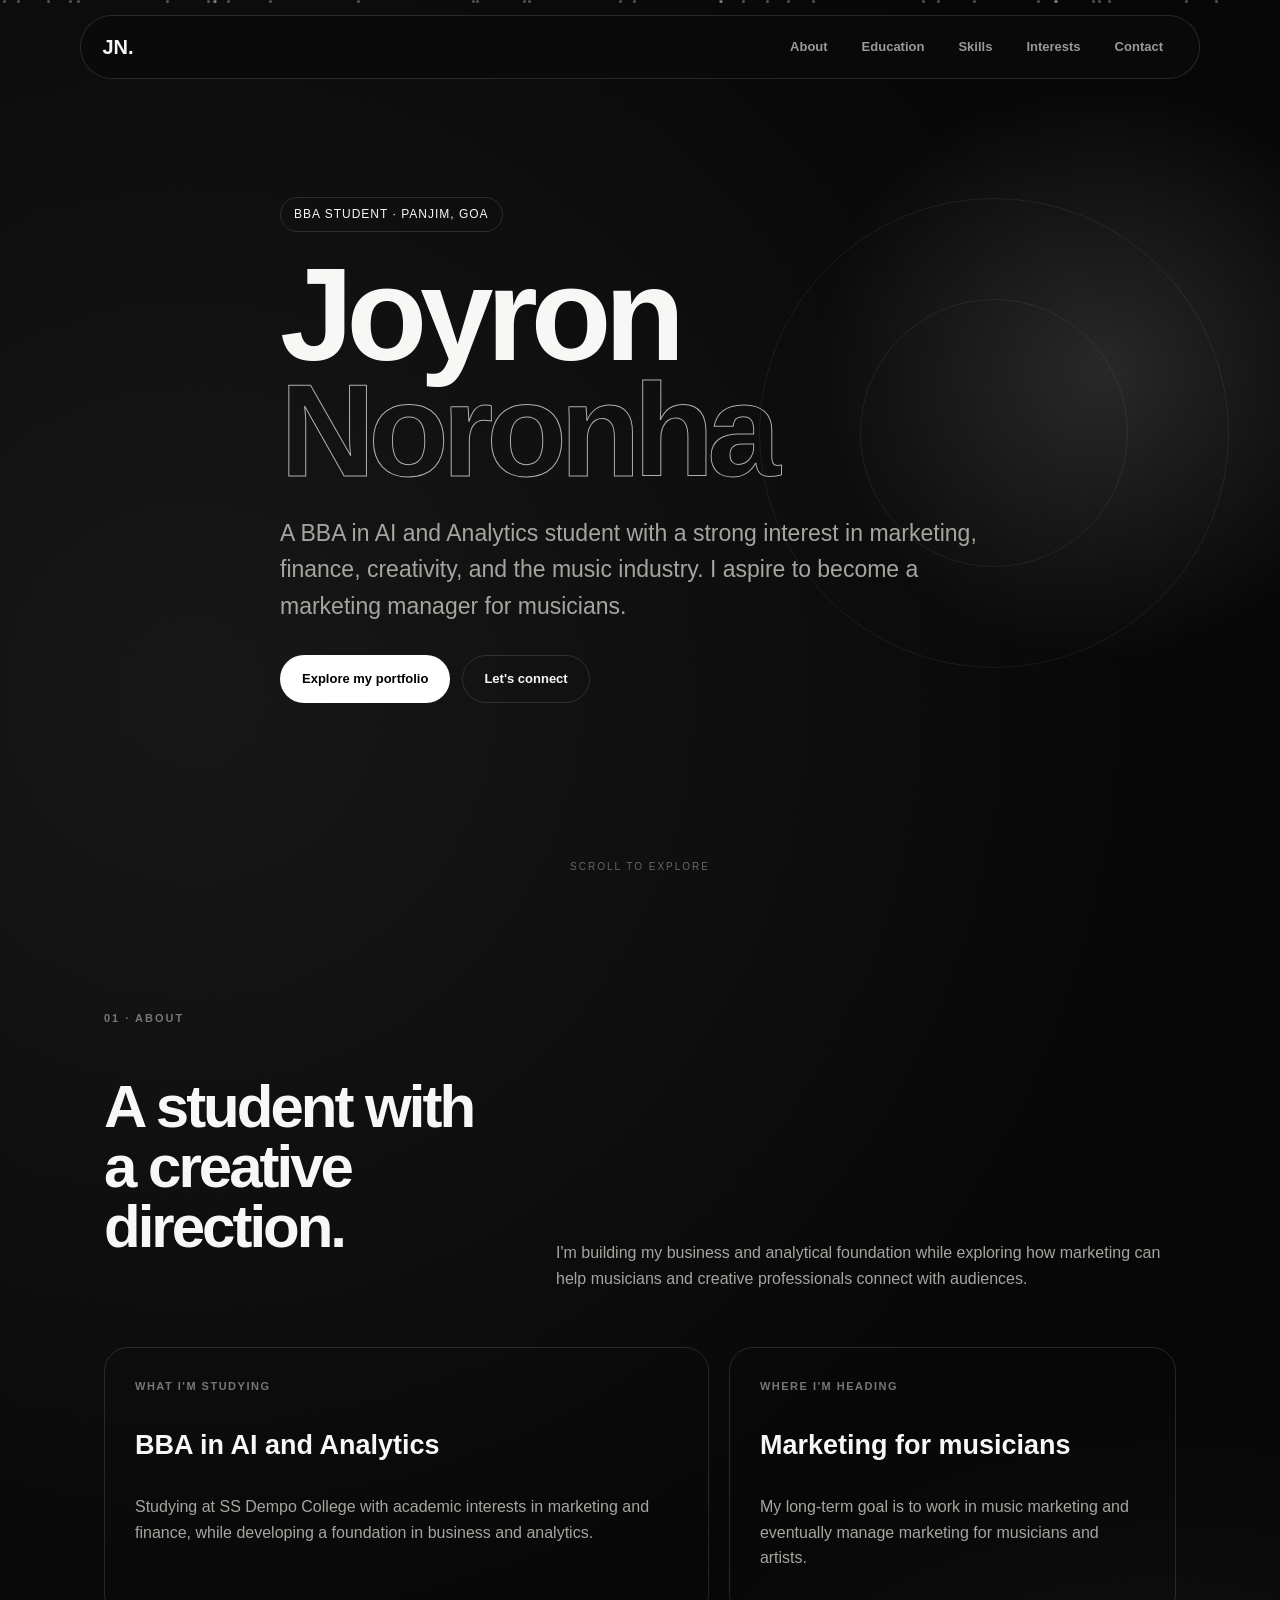
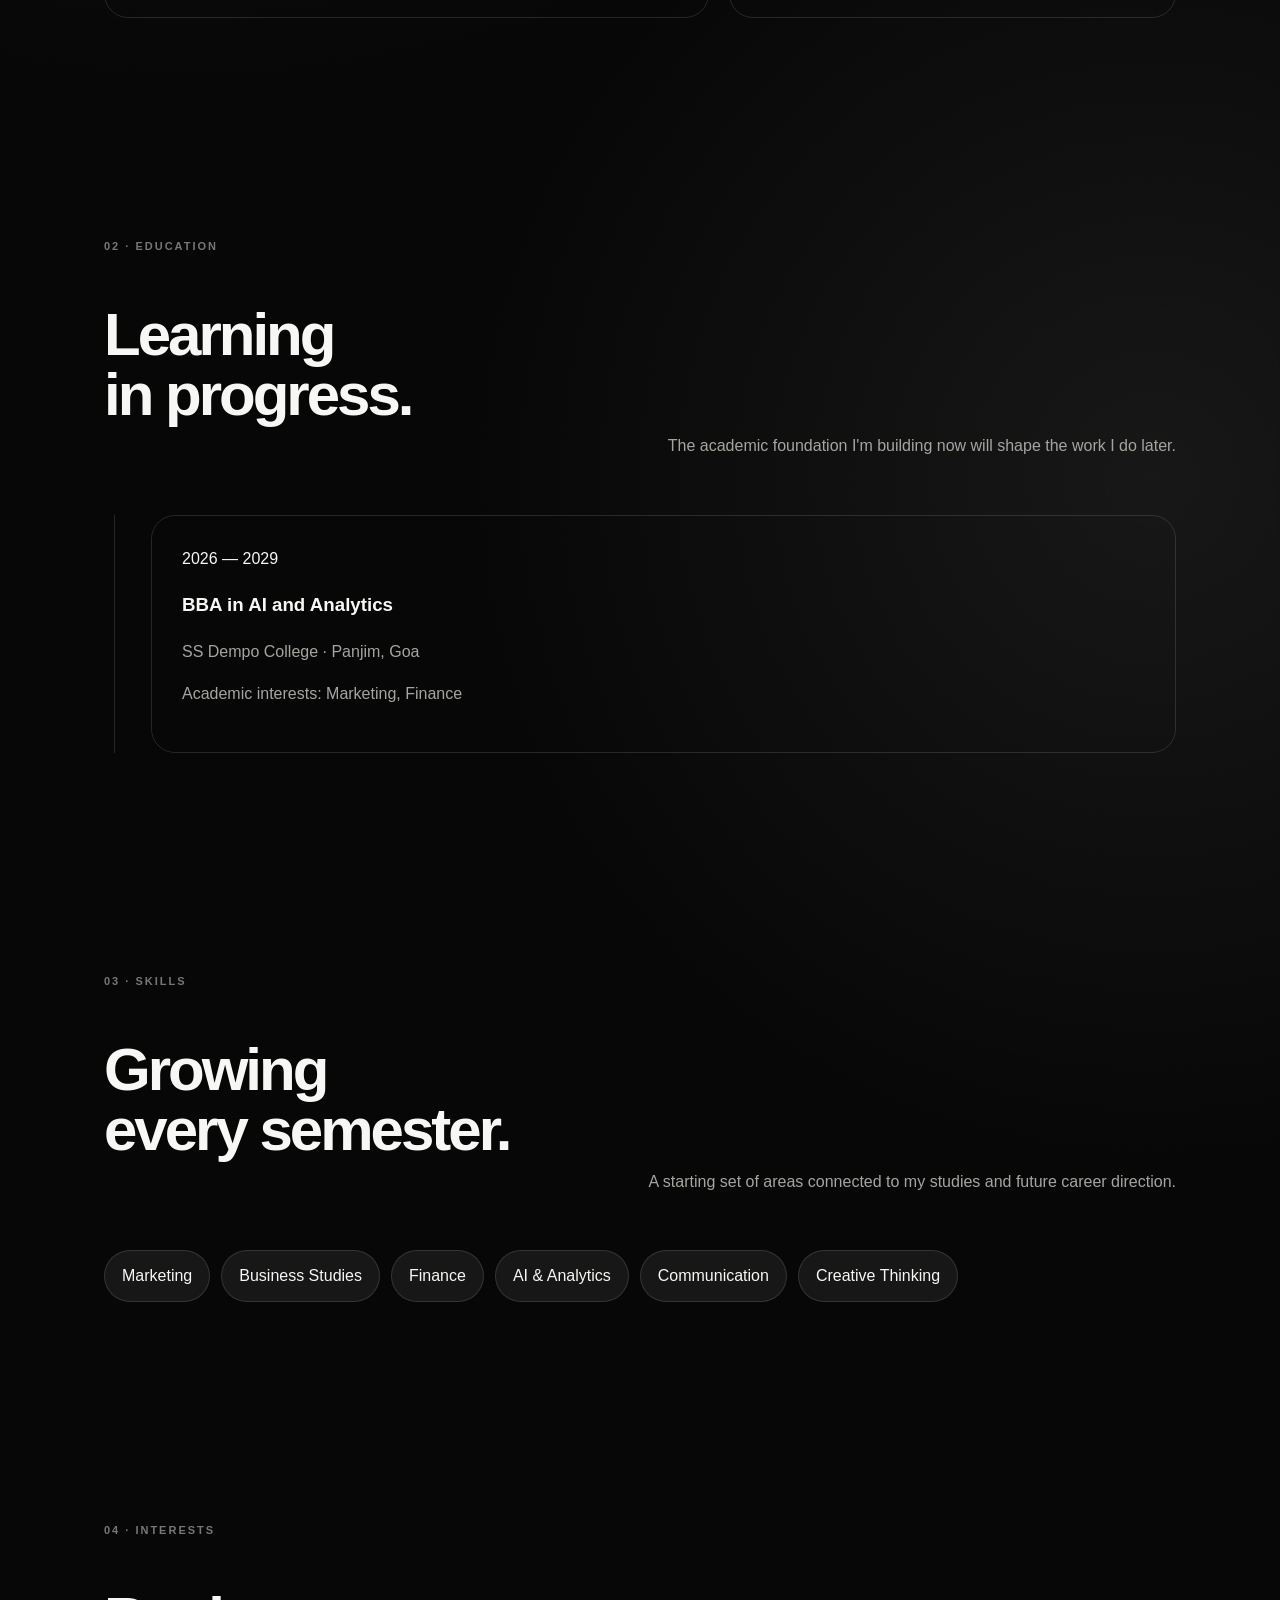
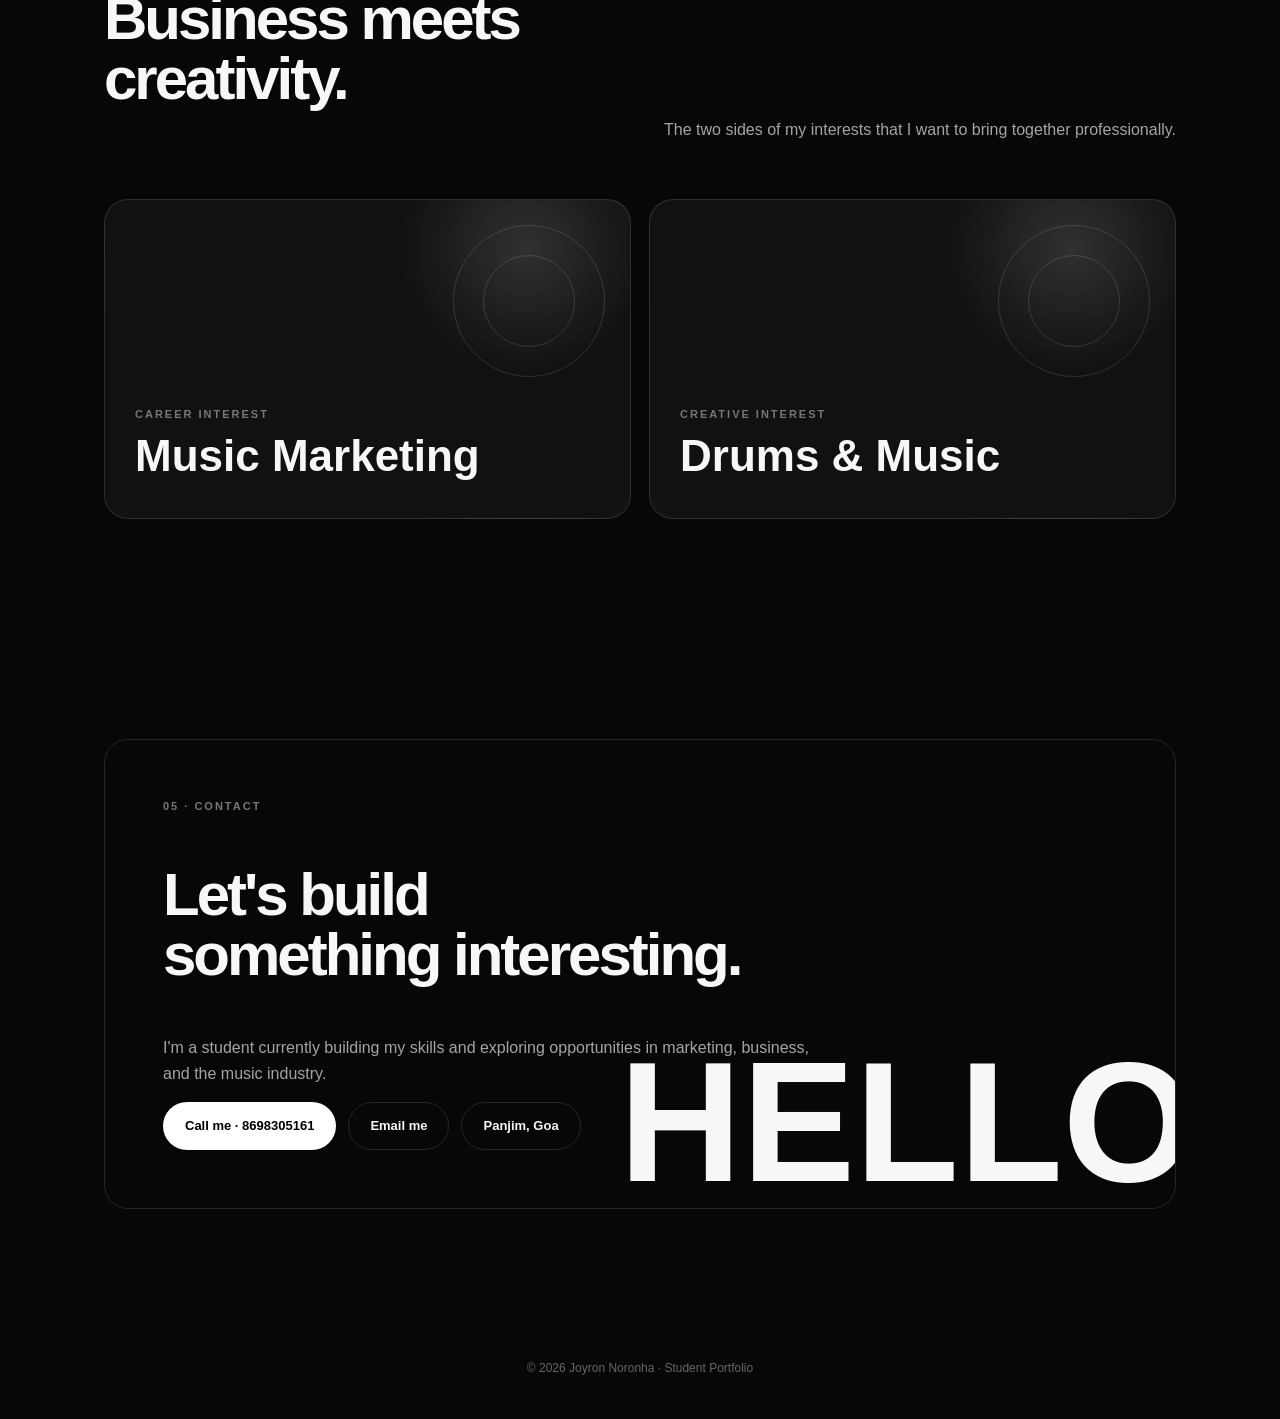
<file: index.html>
<!doctype html><html lang="en"><head><meta charset="UTF-8"><meta name="viewport" content="width=device-width,initial-scale=1"><title>Joyron Noronha | Portfolio</title><link rel="stylesheet" href="style.css"></head><body>
<div class="particles" id="particles"></div><div class="glow"></div>
<nav class="nav"><a class="logo" href="#home">JN.</a><div class="links"><a href="#about">About</a><a href="#education">Education</a><a href="#skills">Skills</a><a href="#interests">Interests</a><a href="#contact">Contact</a></div></nav>
<section class="hero" id="home"><div class="ring"></div><div class="wrap"><div class="hero-content"><span class="tag">BBA Student · Panjim, Goa</span><h1>Joyron <span>Noronha</span></h1><p>A BBA in AI and Analytics student with a strong interest in marketing, finance, creativity, and the music industry. I aspire to become a marketing manager for musicians.</p><div class="buttons"><a class="btn primary" href="#about">Explore my portfolio</a><a class="btn" href="#contact">Let's connect</a></div></div></div><div class="top">SCROLL TO EXPLORE</div></section>
<section id="about"><div class="wrap"><div class="head reveal"><div><div class="kicker">01 · ABOUT</div><h2 class="title">A student with<br>a creative direction.</h2></div><p class="intro">I'm building my business and analytical foundation while exploring how marketing can help musicians and creative professionals connect with audiences.</p></div><div class="grid"><article class="card reveal"><div class="label">What I'm studying</div><h3>BBA in AI and Analytics</h3><p>Studying at SS Dempo College with academic interests in marketing and finance, while developing a foundation in business and analytics.</p></article><article class="card reveal"><div class="label">Where I'm heading</div><h3>Marketing for musicians</h3><p>My long-term goal is to work in music marketing and eventually manage marketing for musicians and artists.</p></article></div></div></section>
<section id="education"><div class="wrap"><div class="head reveal"><div><div class="kicker">02 · EDUCATION</div><h2 class="title">Learning<br>in progress.</h2></div><p class="intro">The academic foundation I'm building now will shape the work I do later.</p></div><div class="timeline"><article class="timeline-card reveal"><div class="year">2026 — 2029</div><h3>BBA in AI and Analytics</h3><p>SS Dempo College · Panjim, Goa</p><p>Academic interests: Marketing, Finance</p></article></div></div></section>
<section id="skills"><div class="wrap"><div class="head reveal"><div><div class="kicker">03 · SKILLS</div><h2 class="title">Growing<br>every semester.</h2></div><p class="intro">A starting set of areas connected to my studies and future career direction.</p></div><div class="skills reveal"><span class="skill">Marketing</span><span class="skill">Business Studies</span><span class="skill">Finance</span><span class="skill">AI &amp; Analytics</span><span class="skill">Communication</span><span class="skill">Creative Thinking</span></div></div></section>
<section id="interests"><div class="wrap"><div class="head reveal"><div><div class="kicker">04 · INTERESTS</div><h2 class="title">Business meets<br>creativity.</h2></div><p class="intro">The two sides of my interests that I want to bring together professionally.</p></div><div class="interests"><article class="interest reveal"><div class="kicker">CAREER INTEREST</div><h3>Music Marketing</h3></article><article class="interest reveal"><div class="kicker">CREATIVE INTEREST</div><h3>Drums &amp; Music</h3></article></div></div></section>
<section id="contact"><div class="wrap"><div class="contact reveal"><div class="kicker">05 · CONTACT</div><h2 class="title">Let's build<br>something interesting.</h2><p>I'm a student currently building my skills and exploring opportunities in marketing, business, and the music industry.</p><div class="details"><a class="btn primary" href="tel:8698305161">Call me · 8698305161</a><a class="btn" href="mailto:joyronnoronha1020@gmail.com">Email me</a><span class="btn">Panjim, Goa</span></div></div></div></section>
<footer>© 2026 Joyron Noronha · Student Portfolio</footer>
<script>
const p=document.getElementById('particles');for(let i=0;i<35;i++){let x=document.createElement('i');x.className='particle';x.style.left=Math.random()*100+'%';x.style.animationDuration=8+Math.random()*14+'s';x.style.animationDelay=-Math.random()*15+'s';p.appendChild(x)}
const obs=new IntersectionObserver(es=>es.forEach(e=>{if(e.isIntersecting){e.target.classList.add('show');obs.unobserve(e.target)}}),{threshold:.12});document.querySelectorAll('.reveal').forEach(x=>obs.observe(x));
document.querySelectorAll('.card,.interest').forEach(el=>{el.addEventListener('pointermove',e=>{let r=el.getBoundingClientRect(),x=(e.clientX-r.left)/r.width-.5,y=(e.clientY-r.top)/r.height-.5;el.style.transform=`perspective(800px) rotateX(${-y*4}deg) rotateY(${x*4}deg) translateY(-8px)`});el.addEventListener('pointerleave',()=>el.style.transform='')});
</script></body></html>
</file>
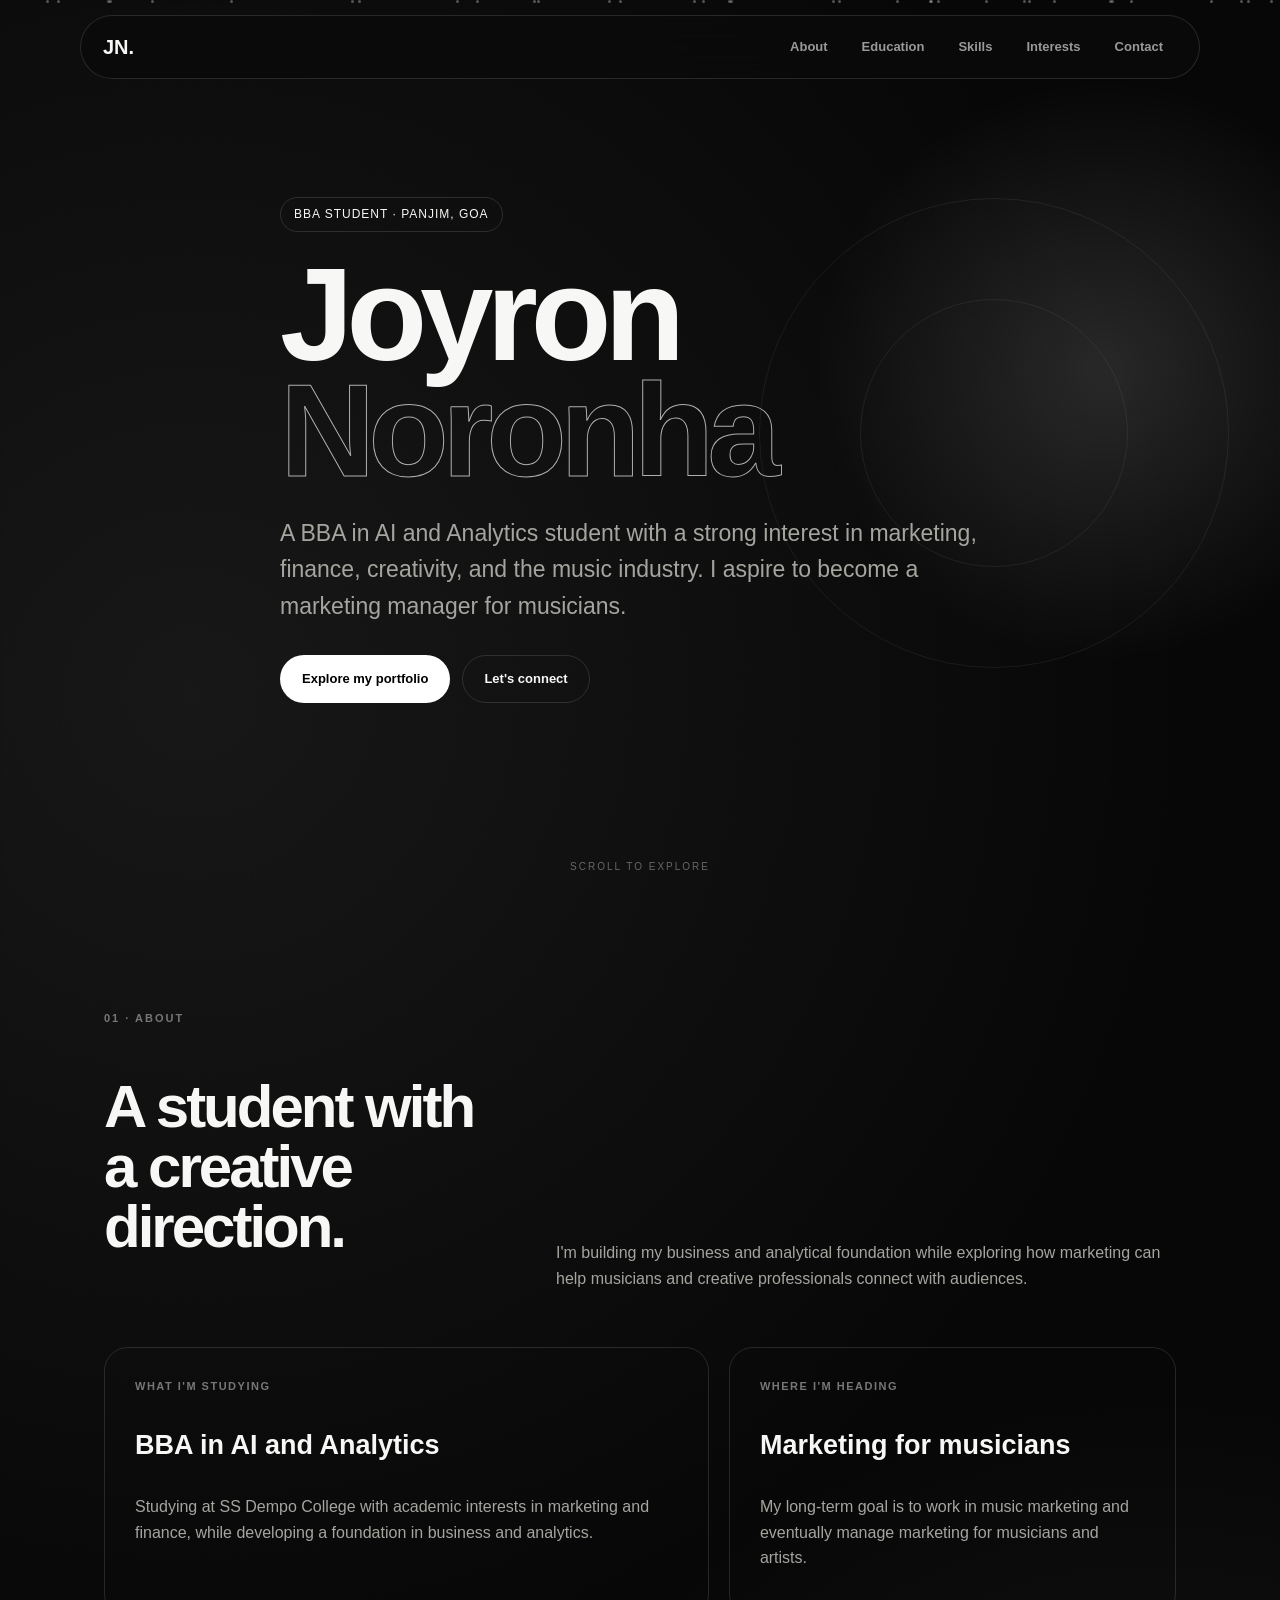
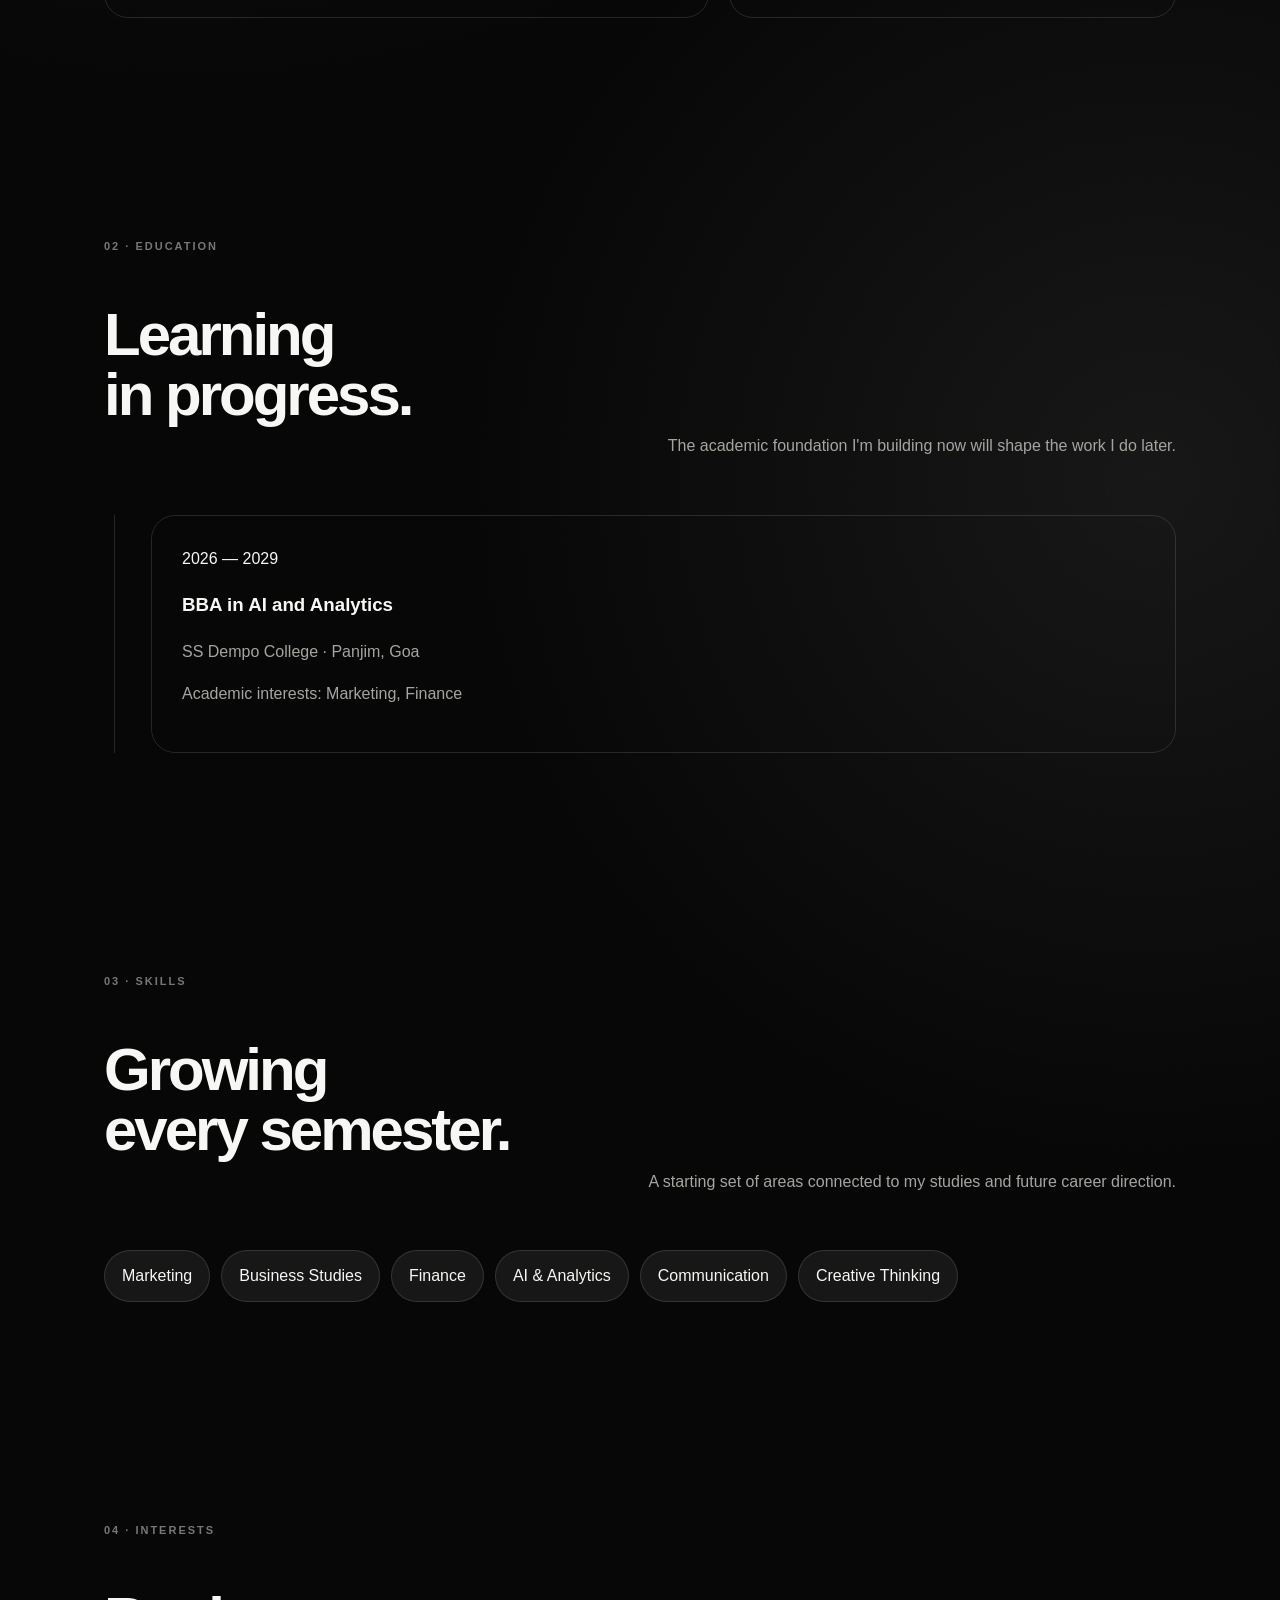
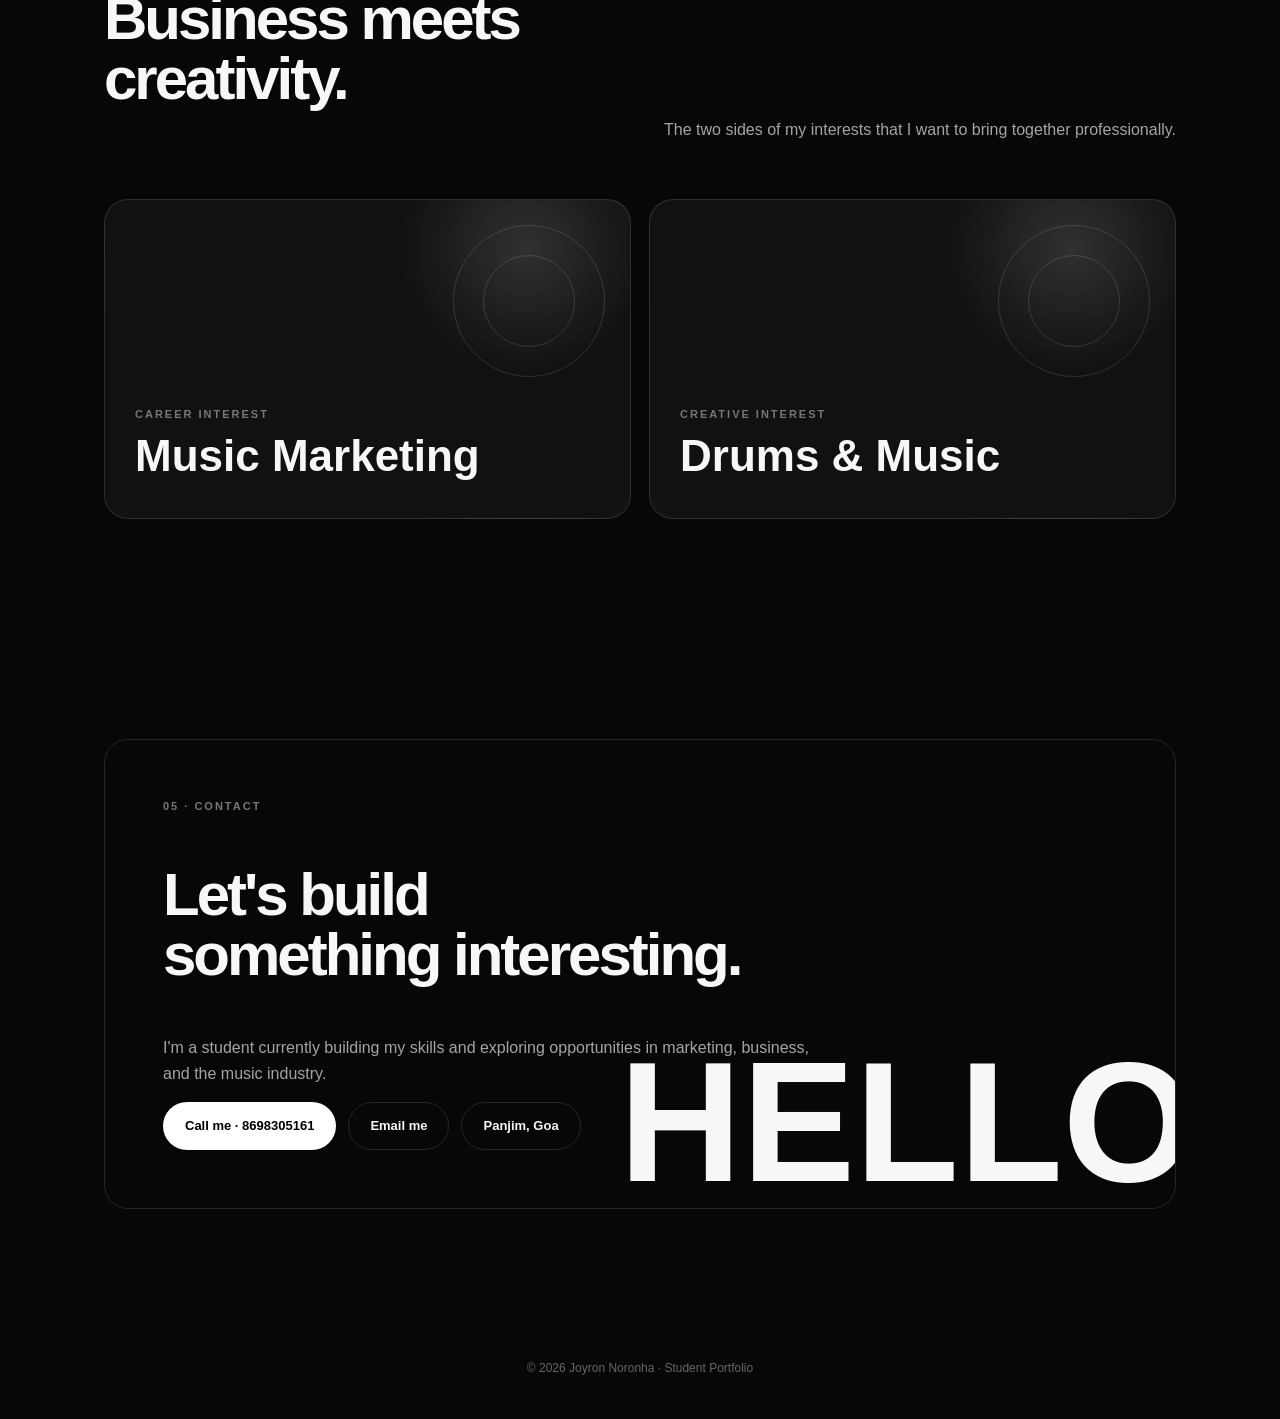
<file: index-1.html>
<!doctype html><html lang="en"><head><meta charset="UTF-8"><meta name="viewport" content="width=device-width,initial-scale=1"><title>Joyron Noronha | Portfolio</title><link rel="stylesheet" href="style.css"></head><body>
<div class="particles" id="particles"></div><div class="glow"></div>
<nav class="nav"><a class="logo" href="#home">JN.</a><div class="links"><a href="#about">About</a><a href="#education">Education</a><a href="#skills">Skills</a><a href="#interests">Interests</a><a href="#contact">Contact</a></div></nav>
<section class="hero" id="home"><div class="ring"></div><div class="wrap"><div class="hero-content"><span class="tag">BBA Student · Panjim, Goa</span><h1>Joyron <span>Noronha</span></h1><p>A BBA in AI and Analytics student with a strong interest in marketing, finance, creativity, and the music industry. I aspire to become a marketing manager for musicians.</p><div class="buttons"><a class="btn primary" href="#about">Explore my portfolio</a><a class="btn" href="#contact">Let's connect</a></div></div></div><div class="top">SCROLL TO EXPLORE</div></section>
<section id="about"><div class="wrap"><div class="head reveal"><div><div class="kicker">01 · ABOUT</div><h2 class="title">A student with<br>a creative direction.</h2></div><p class="intro">I'm building my business and analytical foundation while exploring how marketing can help musicians and creative professionals connect with audiences.</p></div><div class="grid"><article class="card reveal"><div class="label">What I'm studying</div><h3>BBA in AI and Analytics</h3><p>Studying at SS Dempo College with academic interests in marketing and finance, while developing a foundation in business and analytics.</p></article><article class="card reveal"><div class="label">Where I'm heading</div><h3>Marketing for musicians</h3><p>My long-term goal is to work in music marketing and eventually manage marketing for musicians and artists.</p></article></div></div></section>
<section id="education"><div class="wrap"><div class="head reveal"><div><div class="kicker">02 · EDUCATION</div><h2 class="title">Learning<br>in progress.</h2></div><p class="intro">The academic foundation I'm building now will shape the work I do later.</p></div><div class="timeline"><article class="timeline-card reveal"><div class="year">2026 — 2029</div><h3>BBA in AI and Analytics</h3><p>SS Dempo College · Panjim, Goa</p><p>Academic interests: Marketing, Finance</p></article></div></div></section>
<section id="skills"><div class="wrap"><div class="head reveal"><div><div class="kicker">03 · SKILLS</div><h2 class="title">Growing<br>every semester.</h2></div><p class="intro">A starting set of areas connected to my studies and future career direction.</p></div><div class="skills reveal"><span class="skill">Marketing</span><span class="skill">Business Studies</span><span class="skill">Finance</span><span class="skill">AI &amp; Analytics</span><span class="skill">Communication</span><span class="skill">Creative Thinking</span></div></div></section>
<section id="interests"><div class="wrap"><div class="head reveal"><div><div class="kicker">04 · INTERESTS</div><h2 class="title">Business meets<br>creativity.</h2></div><p class="intro">The two sides of my interests that I want to bring together professionally.</p></div><div class="interests"><article class="interest reveal"><div class="kicker">CAREER INTEREST</div><h3>Music Marketing</h3></article><article class="interest reveal"><div class="kicker">CREATIVE INTEREST</div><h3>Drums &amp; Music</h3></article></div></div></section>
<section id="contact"><div class="wrap"><div class="contact reveal"><div class="kicker">05 · CONTACT</div><h2 class="title">Let's build<br>something interesting.</h2><p>I'm a student currently building my skills and exploring opportunities in marketing, business, and the music industry.</p><div class="details"><a class="btn primary" href="tel:8698305161">Call me · 8698305161</a><a class="btn" href="mailto:joyronnoronha1020@gmail.com">Email me</a><span class="btn">Panjim, Goa</span></div></div></div></section>
<footer>© 2026 Joyron Noronha · Student Portfolio</footer>
<script>
const p=document.getElementById('particles');for(let i=0;i<35;i++){let x=document.createElement('i');x.className='particle';x.style.left=Math.random()*100+'%';x.style.animationDuration=8+Math.random()*14+'s';x.style.animationDelay=-Math.random()*15+'s';p.appendChild(x)}
const obs=new IntersectionObserver(es=>es.forEach(e=>{if(e.isIntersecting){e.target.classList.add('show');obs.unobserve(e.target)}}),{threshold:.12});document.querySelectorAll('.reveal').forEach(x=>obs.observe(x));
document.querySelectorAll('.card,.interest').forEach(el=>{el.addEventListener('pointermove',e=>{let r=el.getBoundingClientRect(),x=(e.clientX-r.left)/r.width-.5,y=(e.clientY-r.top)/r.height-.5;el.style.transform=`perspective(800px) rotateX(${-y*4}deg) rotateY(${x*4}deg) translateY(-8px)`});el.addEventListener('pointerleave',()=>el.style.transform='')});
</script></body></html>
</file>
<file: style.css>
:root{--b:#070707;--w:#f7f7f5;--m:#a5a5a0;--l:#ffffff20}*{box-sizing:border-box}html{scroll-behavior:smooth}body{margin:0;background:radial-gradient(circle at 15% 15%,#fff1,transparent 25%),radial-gradient(circle at 90% 45%,#fff1,transparent 25%),var(--b);color:var(--w);font:16px/1.6 Arial,sans-serif;overflow-x:hidden}body:before{content:"";position:fixed;inset:0;z-index:-5;background-image:linear-gradient(#fff0006 1px,transparent 1px),linear-gradient(90deg,#fff0006 1px,transparent 1px);background-size:40px 40px;mask-image:linear-gradient(#000,transparent 90%)}a{color:inherit;text-decoration:none}.wrap{max-width:1120px;margin:auto;padding:0 24px}section{padding:110px 0}.particles{position:fixed;inset:0;z-index:-1;pointer-events:none}.particle{position:absolute;width:3px;height:3px;background:#fff;border-radius:50%;animation:up linear infinite;opacity:.3}.nav{position:fixed;z-index:10;top:15px;left:50%;transform:translateX(-50%);width:min(95%,1120px);padding:0 22px;min-height:64px;display:flex;align-items:center;justify-content:space-between;background:#0a0a0acc;border:1px solid var(--l);border-radius:50px;backdrop-filter:blur(18px);animation:down .8s .4s both}.logo{font-weight:900;font-size:20px}.links{display:flex;gap:6px}.links a{padding:10px 14px;color:#999;border-radius:30px;font-size:13px;font-weight:bold;transition:.3s}.links a:hover{background:#fff1;color:#fff}.hero{min-height:100vh;display:flex;align-items:center;position:relative;overflow:hidden}.glow{position:absolute;width:650px;height:650px;right:-150px;top:5%;border-radius:50%;background:radial-gradient(circle,#fff2,transparent 65%);animation:glow 7s ease-in-out infinite alternate}.ring{position:absolute;width:470px;height:470px;right:4%;top:22%;border:1px solid #fff1;border-radius:50%;animation:spin 22s linear infinite}.ring:after{content:"";position:absolute;inset:100px;border:1px solid #fff1;border-radius:50%;animation:spin 10s linear reverse infinite}.tag{display:inline-block;border:1px solid var(--l);border-radius:30px;padding:7px 13px;font-size:12px;letter-spacing:1px;text-transform:uppercase;animation:upin .8s .8s both}.hero h1{font-size:clamp(64px,11vw,132px);line-height:.88;letter-spacing:-7px;margin:25px 0;animation:upin 1s .95s both}.hero h1 span{display:block;color:transparent;-webkit-text-stroke:1px #fffa;animation:stroke 5s infinite}.hero p{max-width:720px;color:var(--m);font-size:clamp(18px,2.2vw,23px);animation:upin 1s 1.1s both}.buttons{display:flex;gap:12px;flex-wrap:wrap;margin-top:30px;animation:upin 1s 1.25s both}.btn{display:inline-flex;align-items:center;justify-content:center;min-height:48px;padding:0 21px;border:1px solid var(--l);border-radius:30px;font-weight:bold;font-size:13px;overflow:hidden;position:relative;transition:.3s}.btn:after{content:"";position:absolute;inset:0;background:linear-gradient(90deg,transparent,#fff4,transparent);transform:translateX(-120%);transition:.6s}.btn:hover:after{transform:translateX(120%)}.btn:hover{transform:translateY(-5px) scale(1.03)}.primary{background:#fff;color:#000}.top{position:absolute;bottom:25px;left:50%;transform:translateX(-50%);font-size:10px;color:#666;letter-spacing:2px;animation:bob 2s infinite}.head{display:flex;justify-content:space-between;gap:25px;align-items:end;margin-bottom:40px}.kicker{font-size:11px;color:#777;letter-spacing:2px;font-weight:bold}.title{font-size:clamp(36px,5vw,60px);line-height:1;letter-spacing:-3px}.intro{max-width:620px;color:var(--m)}.reveal{opacity:0;transform:translateY(40px);transition:.9s cubic-bezier(.2,.75,.2,1)}.reveal.show{opacity:1;transform:none}.grid{display:grid;grid-template-columns:1.15fr .85fr;gap:20px}.card,.interest,.contact,.timeline-card{border:1px solid var(--l);border-radius:24px;background:#fff0b;padding:30px;transition:.4s;position:relative;overflow:hidden}.card{min-height:270px}.card:hover,.interest:hover{transform:translateY(-10px);border-color:#fff5}.label{font-size:11px;color:#777;letter-spacing:1.5px;text-transform:uppercase;font-weight:bold;margin-bottom:28px}.card h3{font-size:27px}.card p,.timeline-card p,.contact p{color:var(--m)}.timeline{border-left:1px solid var(--l);padding-left:36px;margin-left:10px}.timeline-card:hover{transform:translateX(10px);background:#fff1}.timeline-card:before{content:"";position:absolute;left:-43px;top:34px;width:14px;height:14px;border:4px solid #070707;background:#fff;border-radius:50%;animation:pulse 2s infinite}.skills{display:flex;flex-wrap:wrap;gap:11px}.skill{padding:12px 17px;border:1px solid var(--l);border-radius:30px;background:#fff1;transition:.3s}.skill:hover{transform:translateY(-6px) rotate(-2deg);background:#fff2}.interests{display:grid;grid-template-columns:1fr 1fr;gap:18px}.interest{min-height:320px;display:flex;flex-direction:column;justify-content:end;background:radial-gradient(circle at 80% 15%,#fff2,transparent 25%),#111}.interest:before,.interest:after{content:"";position:absolute;border:1px solid #fff2;border-radius:50%;right:25px;top:25px;animation:spin 12s linear infinite}.interest:before{width:150px;height:150px}.interest:after{width:90px;height:90px;right:55px;top:55px;animation-direction:reverse}.interest h3{font-size:44px;line-height:1;margin:10px 0}.contact{padding:58px}.contact:before{content:"HELLO";position:absolute;right:-20px;bottom:-50px;font-size:170px;font-weight:900;color:#fff0005;animation:hello 6s infinite}.contact p{max-width:650px}.details{display:flex;flex-wrap:wrap;gap:12px;position:relative;z-index:2}footer{text-align:center;padding:40px;color:#666;font-size:12px}@keyframes up{from{transform:translateY(100vh)}to{transform:translateY(-10vh)}}@keyframes down{from{opacity:0;transform:translate(-50%,-30px)}to{opacity:1;transform:translate(-50%,0)}}@keyframes upin{from{opacity:0;transform:translateY(30px)}to{opacity:1;transform:none}}@keyframes glow{to{transform:scale(1.15);opacity:.9}}@keyframes spin{to{transform:rotate(360deg)}}@keyframes stroke{50%{-webkit-text-stroke-color:#fff}}@keyframes bob{50%{transform:translate(-50%,8px)}}@keyframes pulse{50%{box-shadow:0 0 28px #fff8}}@keyframes hello{50%{transform:translateY(-12px) rotate(1deg)}}@media(max-width:800px){.links{display:none}.head{display:block}.intro{margin-top:18px}.grid,.interests{grid-template-columns:1fr}.ring{right:-180px}}@media(max-width:550px){.wrap{padding:0 18px}.hero h1{font-size:58px;letter-spacing:-4px}.contact{padding:32px 24px}.contact:before{font-size:90px}.top{display:none}}@media(prefers-reduced-motion:reduce){*{animation-duration:.001ms!important;transition-duration:.001ms!important;scroll-behavior:auto!important}}
</file>
